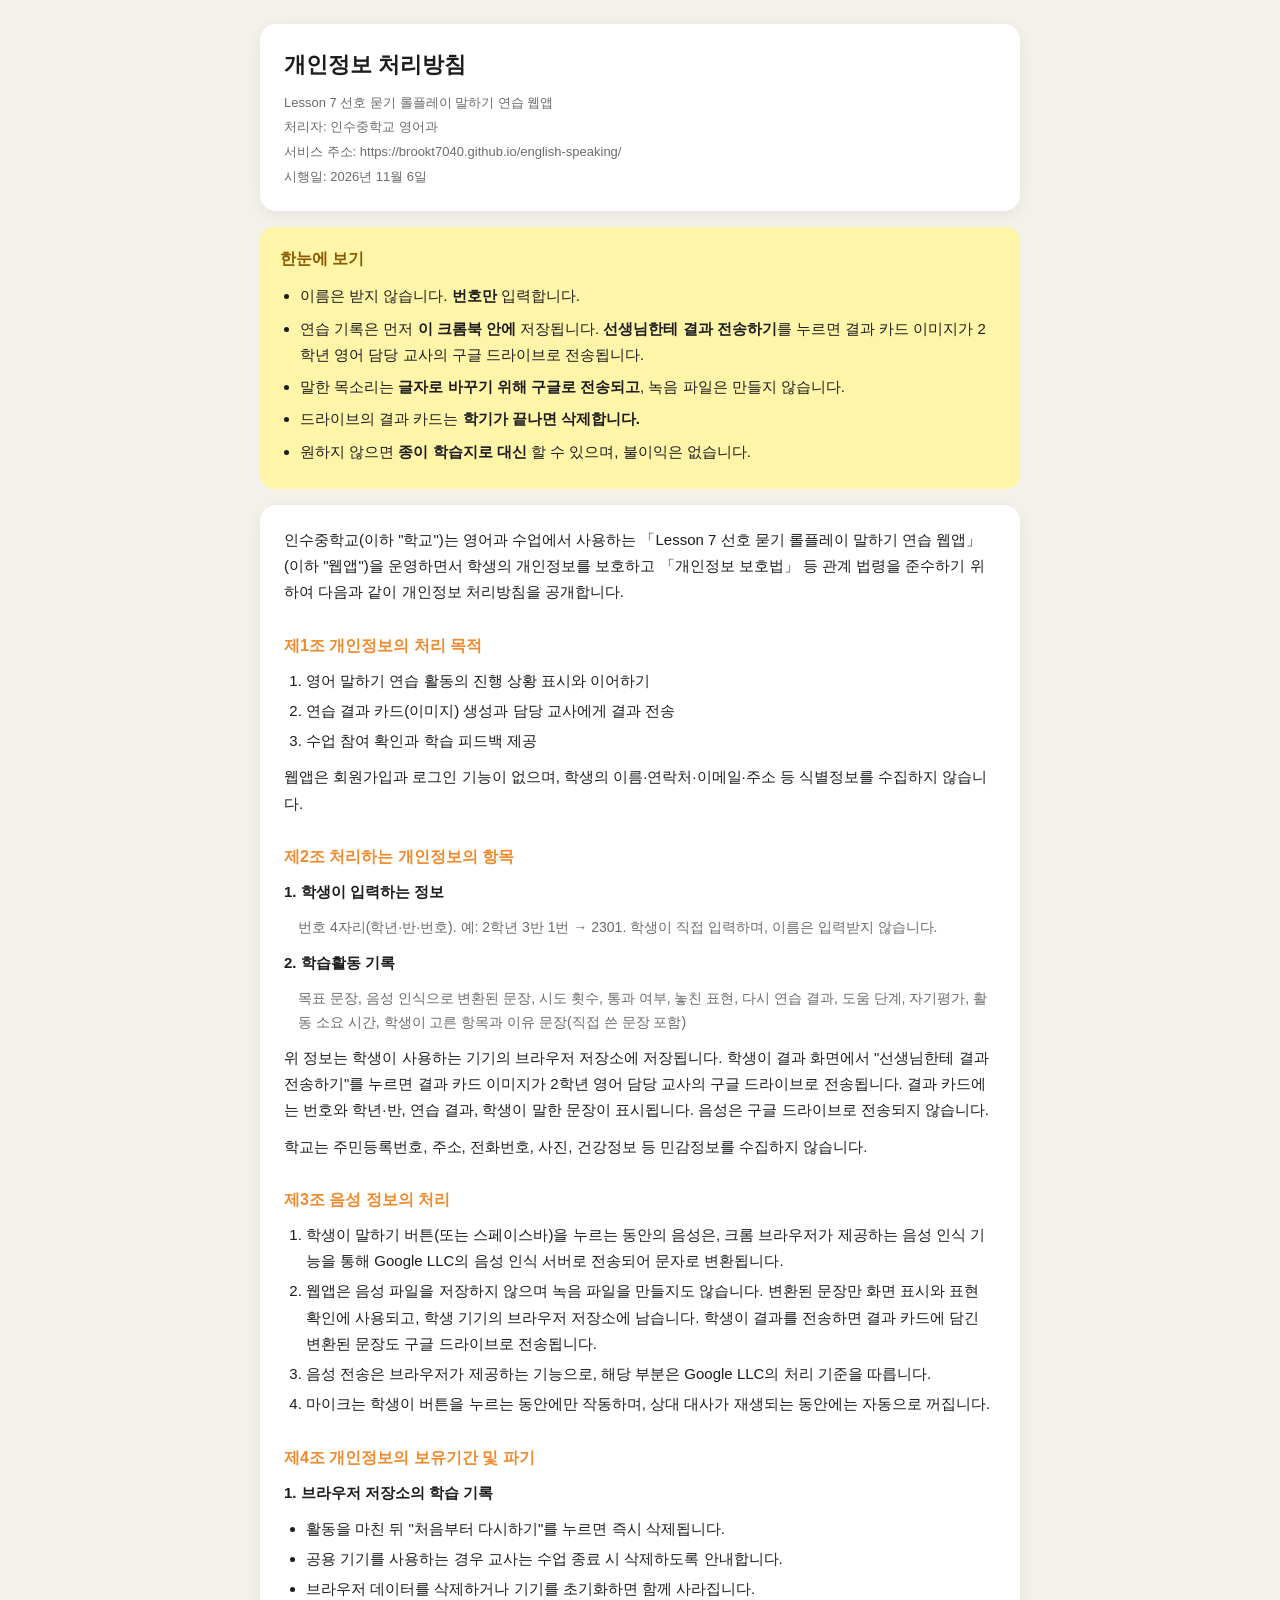
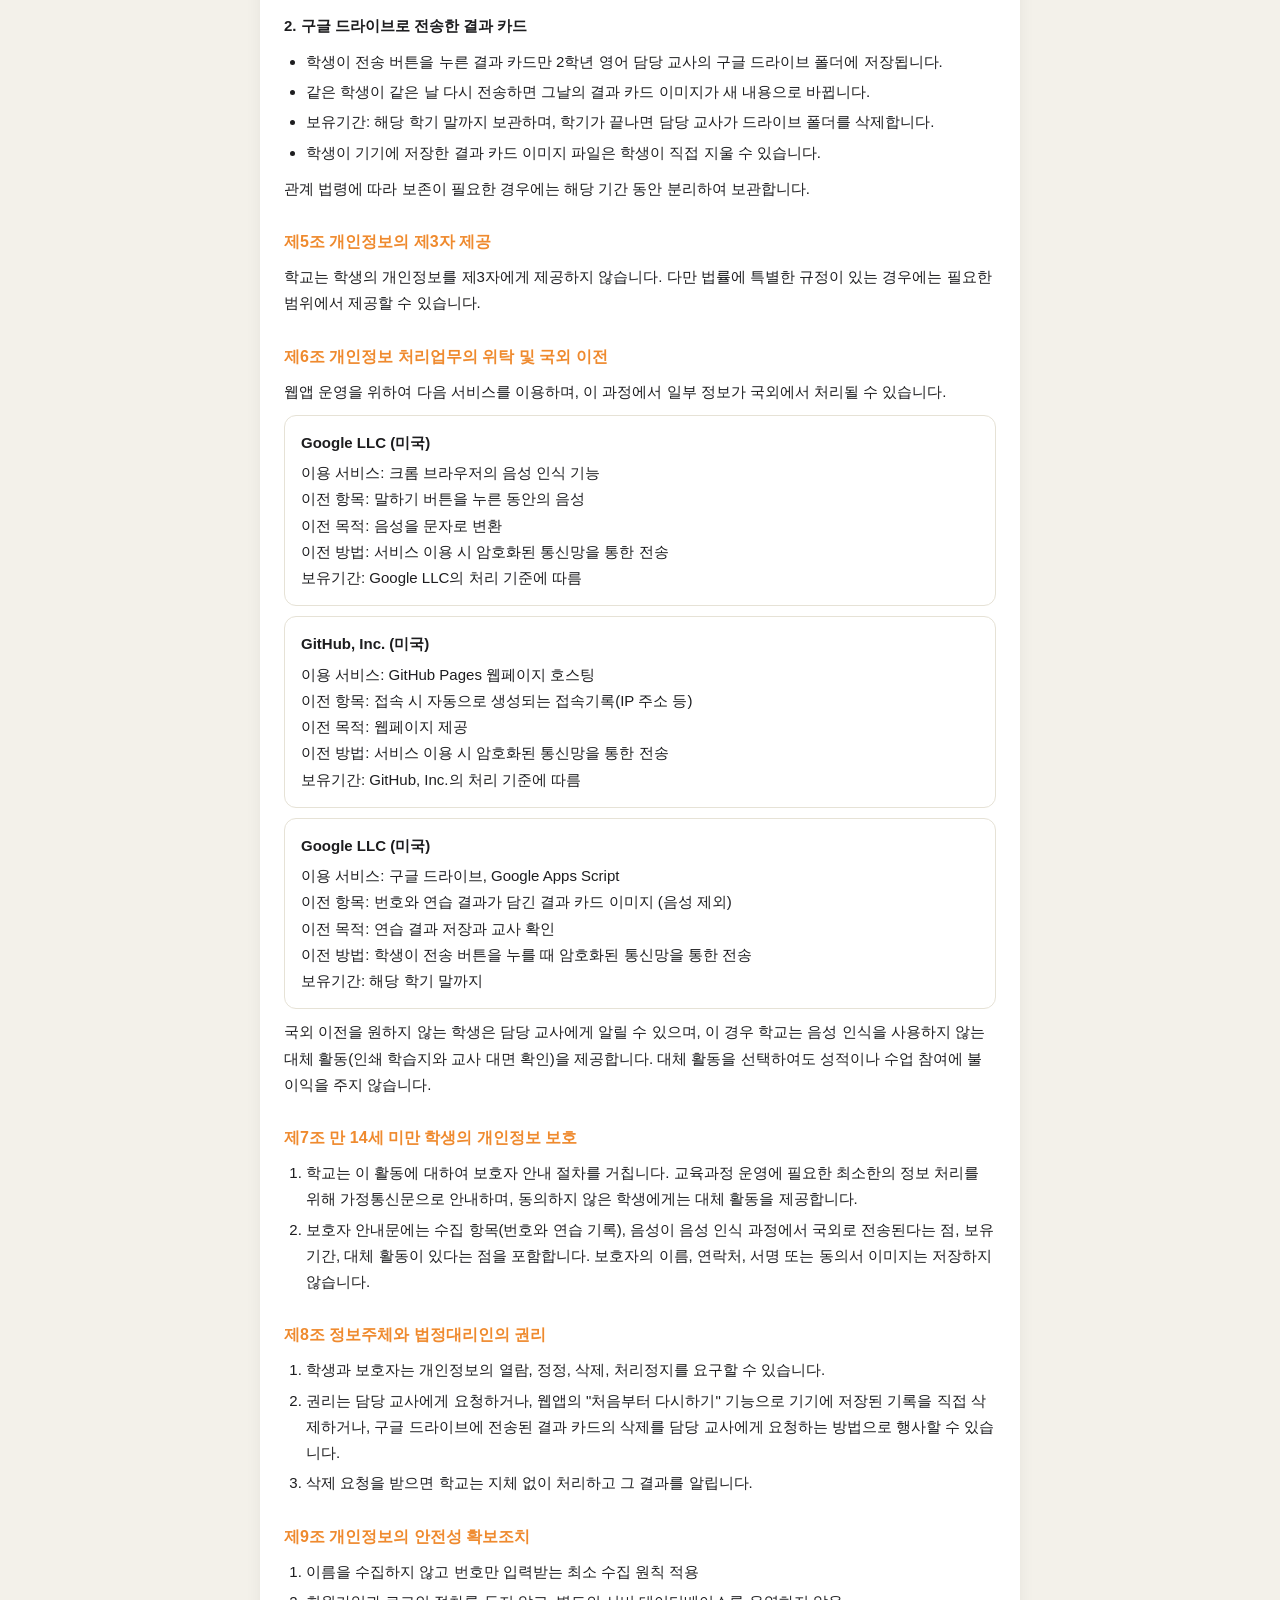
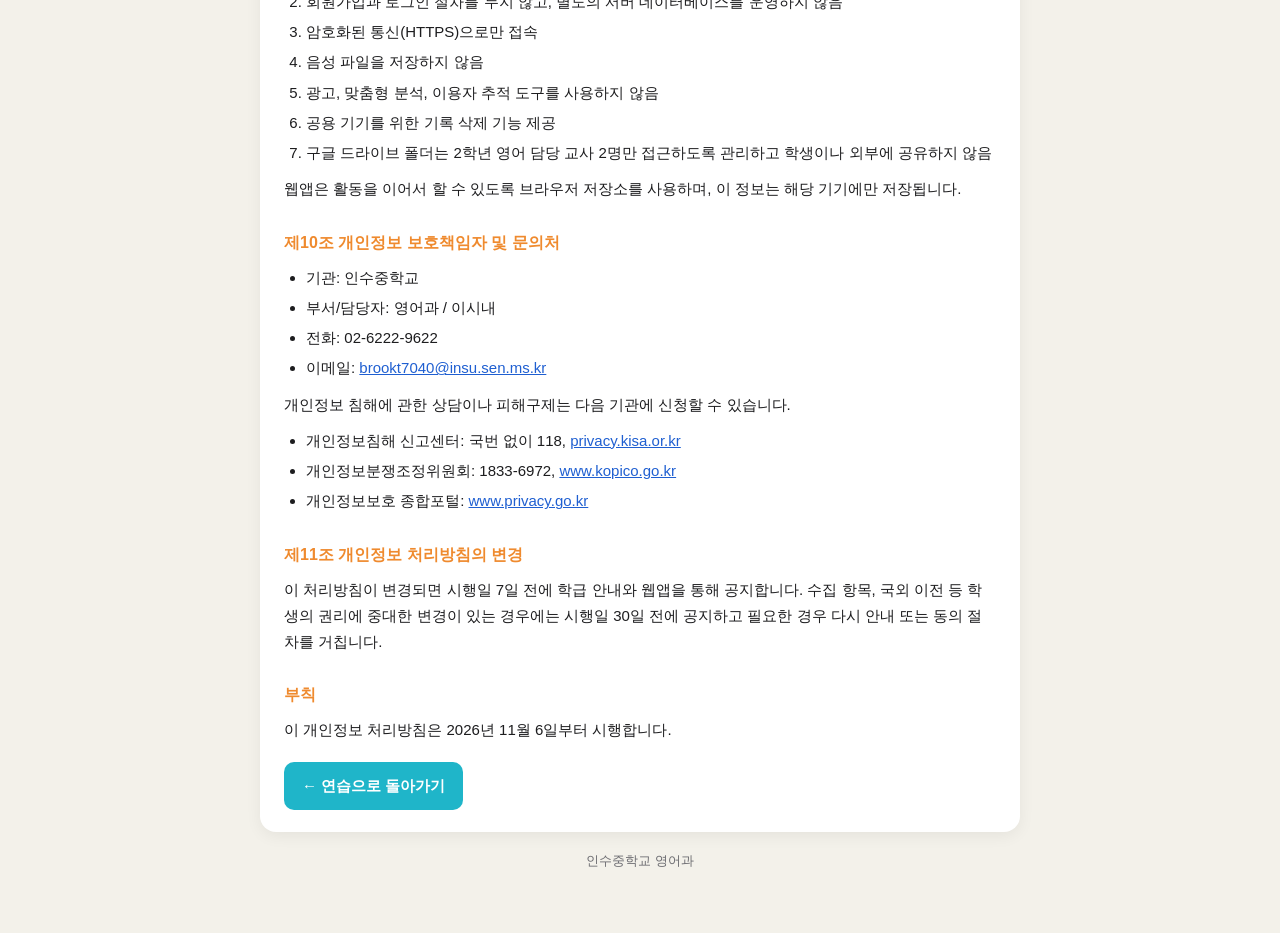
<file: privacy.html>
<!DOCTYPE html>
<html lang="ko">
<head>
<meta charset="UTF-8">
<meta name="viewport" content="width=device-width, initial-scale=1">
<title>개인정보 처리방침 · 롤플레이 말하기 연습</title>
<style>
  :root{--bg:#f3f1ea;--card:#fff;--ink:#1d1d1f;--sub:#6b6b70;--line:#e6e2d6;
        --teal:#1fb5c9;--orange:#ef8a2e;--yellow:#fff5a8;}
  *{box-sizing:border-box}
  body{margin:0;background:var(--bg);color:var(--ink);padding:24px 14px 60px;
       font-family:"Pretendard","Apple SD Gothic Neo","Noto Sans KR",sans-serif;
       line-height:1.75;font-size:15px}
  .wrap{max-width:760px;margin:0 auto}
  .card{background:var(--card);border-radius:16px;padding:22px 24px;margin-bottom:16px;
        box-shadow:0 4px 16px rgba(0,0,0,.06)}
  h1{font-size:22px;margin:0 0 6px}
  .meta{font-size:13px;color:var(--sub);line-height:1.9}
  .summary{background:var(--yellow);border-radius:14px;padding:18px 20px;margin-bottom:16px}
  .summary h2{font-size:16px;margin:0 0 10px;color:#8a5a00}
  .summary ul{margin:0;padding-left:20px}
  .summary li{margin-bottom:6px}
  h2{font-size:16px;color:var(--orange);margin:26px 0 8px}
  h2:first-child{margin-top:0}
  p{margin:0 0 10px}
  ul,ol{margin:0 0 10px;padding-left:22px}
  li{margin-bottom:4px}
  .sub{margin-left:14px;color:var(--sub);font-size:14px}
  .box{border:1px solid var(--line);border-radius:12px;padding:14px 16px;margin:10px 0}
  .box b{display:block;margin-bottom:4px}
  a{color:#1f5fd1}
  .back{display:inline-block;background:var(--teal);color:#fff;text-decoration:none;
        font-weight:700;padding:11px 18px;border-radius:10px;margin-top:8px}
  footer{text-align:center;font-size:13px;color:var(--sub);margin-top:18px}
</style>
</head>
<body>
<div class="wrap">

  <div class="card">
    <h1>개인정보 처리방침</h1>
    <div class="meta">
      Lesson 7 선호 묻기 롤플레이 말하기 연습 웹앱<br>
      처리자: 인수중학교 영어과<br>
      서비스 주소: https://brookt7040.github.io/english-speaking/<br>
      시행일: 2026년 11월 6일
    </div>
  </div>

  <div class="summary">
    <h2>한눈에 보기</h2>
    <ul>
      <li>이름은 받지 않습니다. <b>번호만</b> 입력합니다.</li>
      <li>연습 기록은 먼저 <b>이 크롬북 안에</b> 저장됩니다. <b>선생님한테 결과 전송하기</b>를 누르면 결과 카드 이미지가 2학년 영어 담당 교사의 구글 드라이브로 전송됩니다.</li>
      <li>말한 목소리는 <b>글자로 바꾸기 위해 구글로 전송되고</b>, 녹음 파일은 만들지 않습니다.</li>
      <li>드라이브의 결과 카드는 <b>학기가 끝나면 삭제합니다.</b></li>
      <li>원하지 않으면 <b>종이 학습지로 대신</b> 할 수 있으며, 불이익은 없습니다.</li>
    </ul>
  </div>

  <div class="card">

    <p>인수중학교(이하 "학교")는 영어과 수업에서 사용하는 「Lesson 7 선호 묻기 롤플레이 말하기 연습 웹앱」(이하 "웹앱")을 운영하면서 학생의 개인정보를 보호하고 「개인정보 보호법」 등 관계 법령을 준수하기 위하여 다음과 같이 개인정보 처리방침을 공개합니다.</p>

    <h2>제1조 개인정보의 처리 목적</h2>
    <ol>
      <li>영어 말하기 연습 활동의 진행 상황 표시와 이어하기</li>
      <li>연습 결과 카드(이미지) 생성과 담당 교사에게 결과 전송</li>
      <li>수업 참여 확인과 학습 피드백 제공</li>
    </ol>
    <p>웹앱은 회원가입과 로그인 기능이 없으며, 학생의 이름·연락처·이메일·주소 등 식별정보를 수집하지 않습니다.</p>

    <h2>제2조 처리하는 개인정보의 항목</h2>
    <p><b>1. 학생이 입력하는 정보</b></p>
    <p class="sub">번호 4자리(학년·반·번호). 예: 2학년 3반 1번 → 2301. 학생이 직접 입력하며, 이름은 입력받지 않습니다.</p>
    <p><b>2. 학습활동 기록</b></p>
    <p class="sub">목표 문장, 음성 인식으로 변환된 문장, 시도 횟수, 통과 여부, 놓친 표현, 다시 연습 결과, 도움 단계, 자기평가, 활동 소요 시간, 학생이 고른 항목과 이유 문장(직접 쓴 문장 포함)</p>
    <p>위 정보는 학생이 사용하는 기기의 브라우저 저장소에 저장됩니다. 학생이 결과 화면에서 "선생님한테 결과 전송하기"를 누르면 결과 카드 이미지가 2학년 영어 담당 교사의 구글 드라이브로 전송됩니다. 결과 카드에는 번호와 학년·반, 연습 결과, 학생이 말한 문장이 표시됩니다. 음성은 구글 드라이브로 전송되지 않습니다.</p>
    <p>학교는 주민등록번호, 주소, 전화번호, 사진, 건강정보 등 민감정보를 수집하지 않습니다.</p>

    <h2>제3조 음성 정보의 처리</h2>
    <ol>
      <li>학생이 말하기 버튼(또는 스페이스바)을 누르는 동안의 음성은, 크롬 브라우저가 제공하는 음성 인식 기능을 통해 Google LLC의 음성 인식 서버로 전송되어 문자로 변환됩니다.</li>
      <li>웹앱은 음성 파일을 저장하지 않으며 녹음 파일을 만들지도 않습니다. 변환된 문장만 화면 표시와 표현 확인에 사용되고, 학생 기기의 브라우저 저장소에 남습니다. 학생이 결과를 전송하면 결과 카드에 담긴 변환된 문장도 구글 드라이브로 전송됩니다.</li>
      <li>음성 전송은 브라우저가 제공하는 기능으로, 해당 부분은 Google LLC의 처리 기준을 따릅니다.</li>
      <li>마이크는 학생이 버튼을 누르는 동안에만 작동하며, 상대 대사가 재생되는 동안에는 자동으로 꺼집니다.</li>
    </ol>

    <h2>제4조 개인정보의 보유기간 및 파기</h2>
    <p><b>1. 브라우저 저장소의 학습 기록</b></p>
    <ul>
      <li>활동을 마친 뒤 "처음부터 다시하기"를 누르면 즉시 삭제됩니다.</li>
      <li>공용 기기를 사용하는 경우 교사는 수업 종료 시 삭제하도록 안내합니다.</li>
      <li>브라우저 데이터를 삭제하거나 기기를 초기화하면 함께 사라집니다.</li>
    </ul>
    <p><b>2. 구글 드라이브로 전송한 결과 카드</b></p>
    <ul>
      <li>학생이 전송 버튼을 누른 결과 카드만 2학년 영어 담당 교사의 구글 드라이브 폴더에 저장됩니다.</li>
      <li>같은 학생이 같은 날 다시 전송하면 그날의 결과 카드 이미지가 새 내용으로 바뀝니다.</li>
      <li>보유기간: 해당 학기 말까지 보관하며, 학기가 끝나면 담당 교사가 드라이브 폴더를 삭제합니다.</li>
      <li>학생이 기기에 저장한 결과 카드 이미지 파일은 학생이 직접 지울 수 있습니다.</li>
    </ul>
    <p>관계 법령에 따라 보존이 필요한 경우에는 해당 기간 동안 분리하여 보관합니다.</p>

    <h2>제5조 개인정보의 제3자 제공</h2>
    <p>학교는 학생의 개인정보를 제3자에게 제공하지 않습니다. 다만 법률에 특별한 규정이 있는 경우에는 필요한 범위에서 제공할 수 있습니다.</p>

    <h2>제6조 개인정보 처리업무의 위탁 및 국외 이전</h2>
    <p>웹앱 운영을 위하여 다음 서비스를 이용하며, 이 과정에서 일부 정보가 국외에서 처리될 수 있습니다.</p>

    <div class="box">
      <b>Google LLC (미국)</b>
      이용 서비스: 크롬 브라우저의 음성 인식 기능<br>
      이전 항목: 말하기 버튼을 누른 동안의 음성<br>
      이전 목적: 음성을 문자로 변환<br>
      이전 방법: 서비스 이용 시 암호화된 통신망을 통한 전송<br>
      보유기간: Google LLC의 처리 기준에 따름
    </div>

    <div class="box">
      <b>GitHub, Inc. (미국)</b>
      이용 서비스: GitHub Pages 웹페이지 호스팅<br>
      이전 항목: 접속 시 자동으로 생성되는 접속기록(IP 주소 등)<br>
      이전 목적: 웹페이지 제공<br>
      이전 방법: 서비스 이용 시 암호화된 통신망을 통한 전송<br>
      보유기간: GitHub, Inc.의 처리 기준에 따름
    </div>

    <div class="box">
      <b>Google LLC (미국)</b>
      이용 서비스: 구글 드라이브, Google Apps Script<br>
      이전 항목: 번호와 연습 결과가 담긴 결과 카드 이미지 (음성 제외)<br>
      이전 목적: 연습 결과 저장과 교사 확인<br>
      이전 방법: 학생이 전송 버튼을 누를 때 암호화된 통신망을 통한 전송<br>
      보유기간: 해당 학기 말까지
    </div>

    <p>국외 이전을 원하지 않는 학생은 담당 교사에게 알릴 수 있으며, 이 경우 학교는 음성 인식을 사용하지 않는 대체 활동(인쇄 학습지와 교사 대면 확인)을 제공합니다. 대체 활동을 선택하여도 성적이나 수업 참여에 불이익을 주지 않습니다.</p>

    <h2>제7조 만 14세 미만 학생의 개인정보 보호</h2>
    <ol>
      <li>학교는 이 활동에 대하여 보호자 안내 절차를 거칩니다. 교육과정 운영에 필요한 최소한의 정보 처리를 위해 가정통신문으로 안내하며, 동의하지 않은 학생에게는 대체 활동을 제공합니다.</li>
      <li>보호자 안내문에는 수집 항목(번호와 연습 기록), 음성이 음성 인식 과정에서 국외로 전송된다는 점, 보유기간, 대체 활동이 있다는 점을 포함합니다. 보호자의 이름, 연락처, 서명 또는 동의서 이미지는 저장하지 않습니다.</li>
    </ol>

    <h2>제8조 정보주체와 법정대리인의 권리</h2>
    <ol>
      <li>학생과 보호자는 개인정보의 열람, 정정, 삭제, 처리정지를 요구할 수 있습니다.</li>
      <li>권리는 담당 교사에게 요청하거나, 웹앱의 "처음부터 다시하기" 기능으로 기기에 저장된 기록을 직접 삭제하거나, 구글 드라이브에 전송된 결과 카드의 삭제를 담당 교사에게 요청하는 방법으로 행사할 수 있습니다.</li>
      <li>삭제 요청을 받으면 학교는 지체 없이 처리하고 그 결과를 알립니다.</li>
    </ol>

    <h2>제9조 개인정보의 안전성 확보조치</h2>
    <ol>
      <li>이름을 수집하지 않고 번호만 입력받는 최소 수집 원칙 적용</li>
      <li>회원가입과 로그인 절차를 두지 않고, 별도의 서버 데이터베이스를 운영하지 않음</li>
      <li>암호화된 통신(HTTPS)으로만 접속</li>
      <li>음성 파일을 저장하지 않음</li>
      <li>광고, 맞춤형 분석, 이용자 추적 도구를 사용하지 않음</li>
      <li>공용 기기를 위한 기록 삭제 기능 제공</li>
      <li>구글 드라이브 폴더는 2학년 영어 담당 교사 2명만 접근하도록 관리하고 학생이나 외부에 공유하지 않음</li>
    </ol>
    <p>웹앱은 활동을 이어서 할 수 있도록 브라우저 저장소를 사용하며, 이 정보는 해당 기기에만 저장됩니다.</p>

    <h2>제10조 개인정보 보호책임자 및 문의처</h2>
    <ul>
      <li>기관: 인수중학교</li>
      <li>부서/담당자: 영어과 / 이시내</li>
      <li>전화: 02-6222-9622</li>
      <li>이메일: <a href="mailto:brookt7040@insu.sen.ms.kr">brookt7040@insu.sen.ms.kr</a></li>
    </ul>
    <p>개인정보 침해에 관한 상담이나 피해구제는 다음 기관에 신청할 수 있습니다.</p>
    <ul>
      <li>개인정보침해 신고센터: 국번 없이 118, <a href="https://privacy.kisa.or.kr">privacy.kisa.or.kr</a></li>
      <li>개인정보분쟁조정위원회: 1833-6972, <a href="https://www.kopico.go.kr">www.kopico.go.kr</a></li>
      <li>개인정보보호 종합포털: <a href="https://www.privacy.go.kr">www.privacy.go.kr</a></li>
    </ul>

    <h2>제11조 개인정보 처리방침의 변경</h2>
    <p>이 처리방침이 변경되면 시행일 7일 전에 학급 안내와 웹앱을 통해 공지합니다. 수집 항목, 국외 이전 등 학생의 권리에 중대한 변경이 있는 경우에는 시행일 30일 전에 공지하고 필요한 경우 다시 안내 또는 동의 절차를 거칩니다.</p>

    <h2>부칙</h2>
    <p>이 개인정보 처리방침은 2026년 11월 6일부터 시행합니다.</p>

    <a class="back" href="app.html">← 연습으로 돌아가기</a>
  </div>

  <footer>인수중학교 영어과</footer>
</div>
</body>
</html>
</file>
